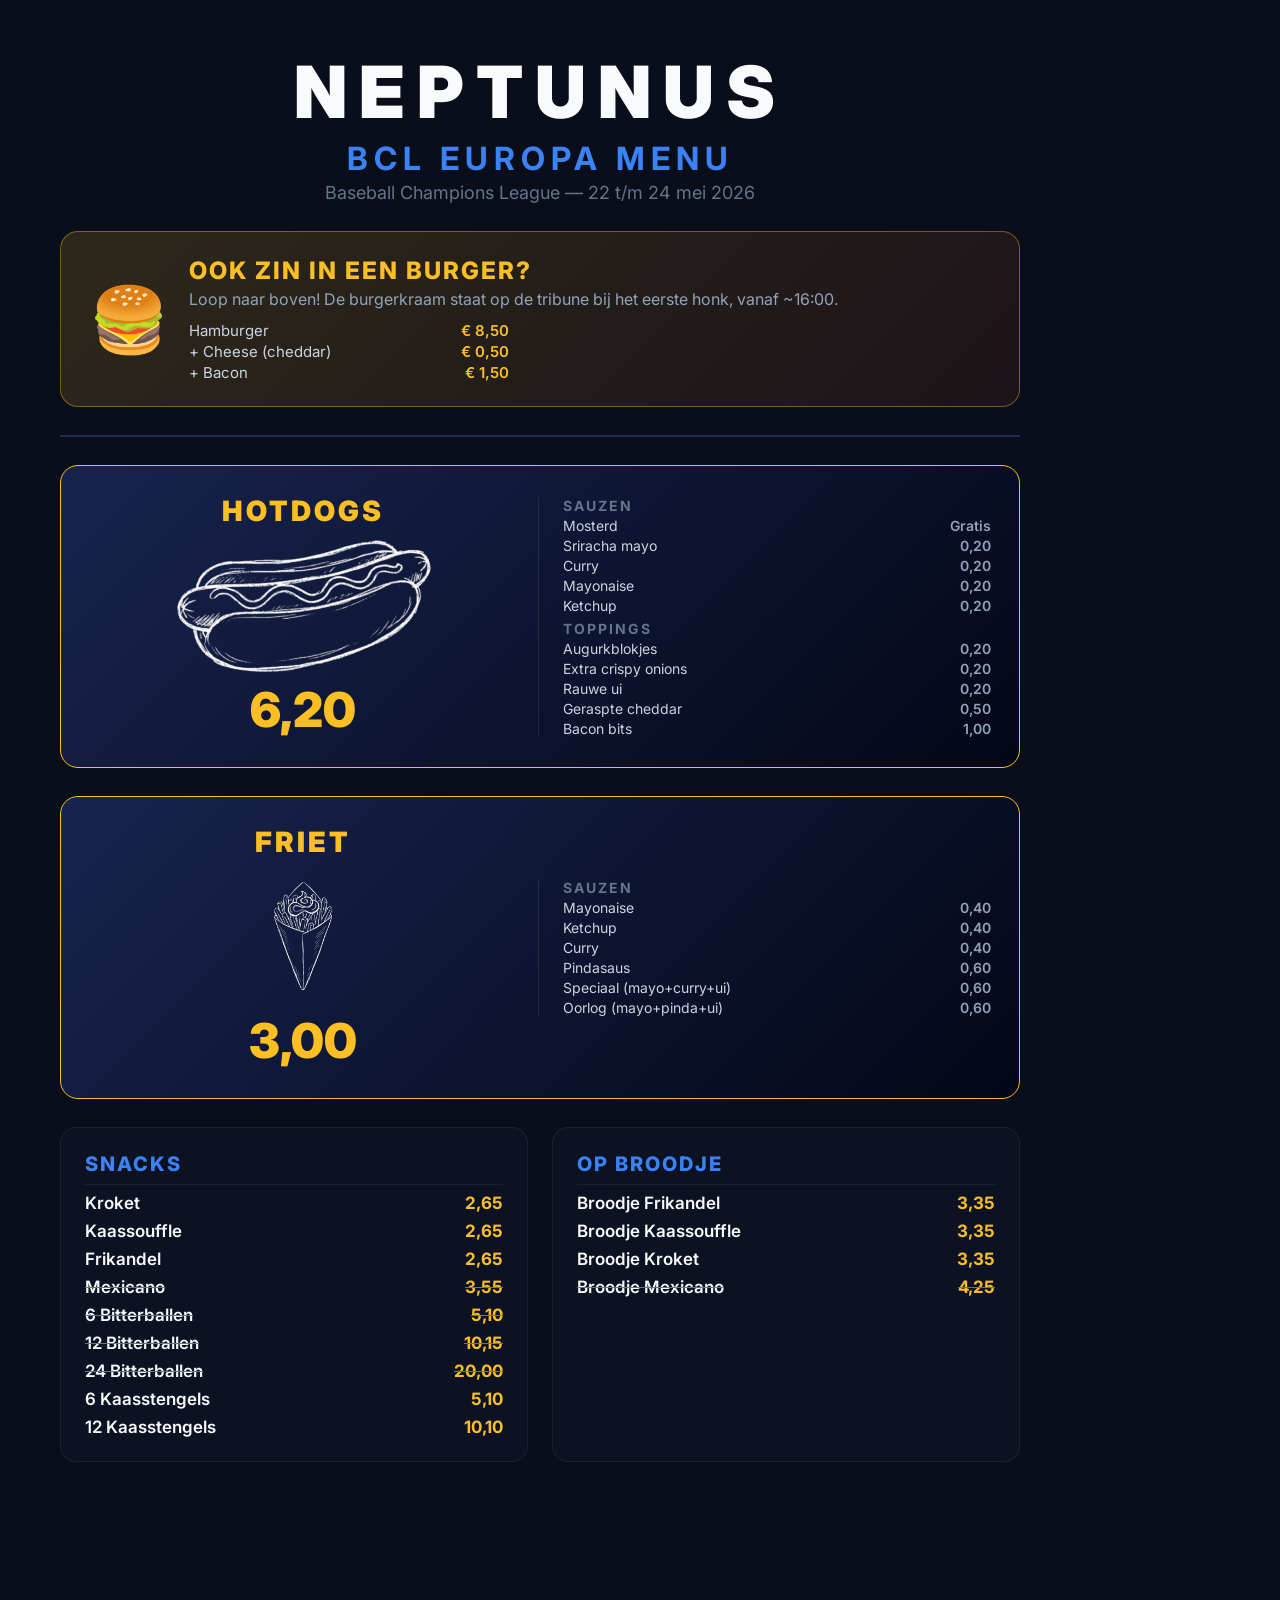
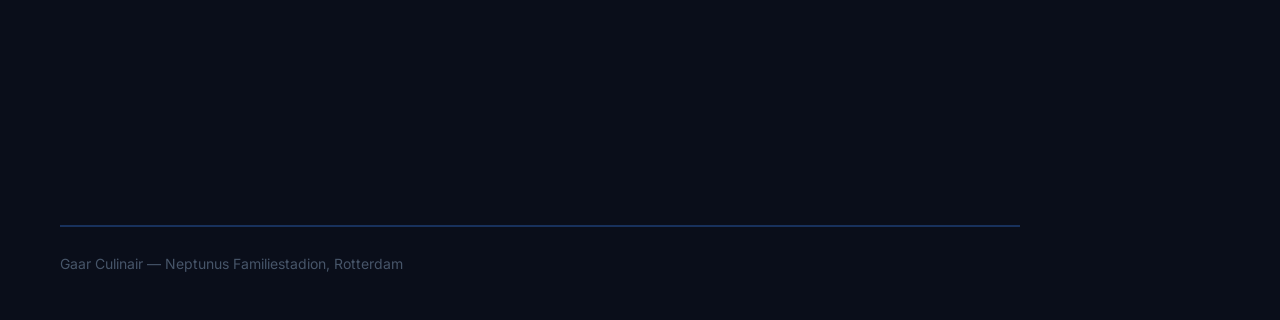
<file: bcl.html>
<!DOCTYPE html>
<html lang="nl">
<head>
    <meta charset="UTF-8">
    <meta name="viewport" content="width=1080, height=1920, initial-scale=1.0">
    <title>BCL Europa 2026 — Neptunus Menu</title>
    <link rel="preconnect" href="https://fonts.googleapis.com">
    <link rel="preconnect" href="https://fonts.gstatic.com" crossorigin>
    <link href="https://fonts.googleapis.com/css2?family=Inter:wght@400;600;700;800;900&display=swap" rel="stylesheet">
    <style>
        :root {
            --bg-deep: #0A0E1A;
            --panel-bg: rgba(15, 23, 42, 0.6);
            --panel-border: rgba(255, 255, 255, 0.06);
            --gold: #FBBF24;
            --blue: #3B82F6;
            --text-primary: #F8FAFC;
            --text-secondary: #94A3B8;
            --text-muted: #64748B;
            --text-light: #CBD5E1;
            --footer-text: #475569;
            --gradient-start: rgba(30, 45, 100, 0.7);
            --gradient-end: rgba(2, 6, 23, 0.9);
            --divider: rgba(59, 130, 246, 0.3);
        }

        * { box-sizing: border-box; margin: 0; padding: 0; }

        body {
            width: 1080px;
            min-height: 1920px;
            background: var(--bg-deep);
            color: var(--text-primary);
            font-family: 'Inter', sans-serif;
            display: flex;
            flex-direction: column;
            padding: 48px 60px;
            gap: 28px;
        }

        .header { text-align: center; }
        .header h1 {
            font-size: 72px;
            font-weight: 900;
            letter-spacing: 12px;
            color: var(--text-primary);
            text-transform: uppercase;
        }
        .header h2 {
            font-size: 32px;
            font-weight: 700;
            letter-spacing: 6px;
            color: var(--blue);
            margin-top: 4px;
        }
        .header p {
            font-size: 18px;
            font-weight: 400;
            color: var(--text-muted);
            margin-top: 4px;
        }

        .divider {
            width: 100%;
            height: 2px;
            background: var(--divider);
            flex-shrink: 0;
        }

        .featured {
            display: flex;
            gap: 20px;
            padding: 28px;
            border-radius: 18px;
            background: linear-gradient(135deg, var(--gradient-start), var(--gradient-end));
            border: 1px solid var(--gold);
            align-items: center;
        }

        .featured-left {
            flex: 1;
            display: flex;
            flex-direction: column;
            align-items: center;
            gap: 6px;
        }

        .featured-left h3 {
            font-size: 28px;
            font-weight: 900;
            letter-spacing: 3px;
            color: var(--gold);
            text-transform: uppercase;
        }

        .featured-left img {
            width: 260px;
            height: 140px;
            object-fit: contain;
        }

        .featured-left .price {
            font-size: 48px;
            font-weight: 900;
            color: var(--gold);
        }

        .featured-right {
            flex: 1;
            display: flex;
            flex-direction: column;
            gap: 3px;
            padding-left: 24px;
            border-left: 1px solid rgba(255, 255, 255, 0.08);
        }

        .featured-right .subtitle {
            font-size: 14px;
            font-weight: 700;
            letter-spacing: 2px;
            color: var(--text-muted);
            text-transform: uppercase;
        }

        .featured-right .spacer { height: 8px; }

        .extra-row {
            display: flex;
            justify-content: space-between;
        }
        .extra-row .name { font-size: 14px; font-weight: 400; color: var(--text-light); }
        .extra-row .val { font-size: 14px; font-weight: 600; color: var(--text-secondary); }

        .cards-row {
            display: flex;
            gap: 24px;
        }

        .card {
            flex: 1;
            display: flex;
            flex-direction: column;
            gap: 8px;
            padding: 24px;
            border-radius: 16px;
            background: var(--panel-bg);
            border: 1px solid var(--panel-border);
        }

        .card h3 {
            font-size: 20px;
            font-weight: 800;
            letter-spacing: 2px;
            color: var(--blue);
            text-transform: uppercase;
        }

        .card .card-divider {
            width: 100%;
            height: 1px;
            background: var(--panel-border);
        }

        .card-row {
            display: flex;
            justify-content: space-between;
        }
        .card-row .name { font-size: 17px; font-weight: 600; color: var(--text-primary); }
        .card-row .val { font-size: 17px; font-weight: 700; color: var(--gold); }

        .spacer { flex: 1; }

        .footer-text {
            font-size: 14px;
            font-weight: 400;
            color: var(--footer-text);
        }

        .burger-banner {
            display: flex;
            gap: 20px;
            padding: 24px 28px;
            border-radius: 18px;
            background: linear-gradient(135deg, rgba(251, 191, 36, 0.15), rgba(234, 88, 12, 0.08));
            border: 1.5px solid rgba(251, 191, 36, 0.4);
            align-items: center;
        }

        .burger-banner-left {
            flex-shrink: 0;
        }

        .burger-icon {
            font-size: 64px;
            line-height: 1;
        }

        .burger-banner-right {
            flex: 1;
            display: flex;
            flex-direction: column;
            gap: 4px;
        }

        .burger-banner-title {
            font-size: 24px;
            font-weight: 800;
            letter-spacing: 2px;
            color: var(--gold);
            text-transform: uppercase;
        }

        .burger-banner-sub {
            font-size: 16px;
            font-weight: 400;
            color: var(--text-secondary);
            margin-bottom: 8px;
        }

        .burger-banner-prices {
            display: flex;
            flex-direction: column;
            gap: 2px;
        }

        .burger-row {
            display: flex;
            justify-content: space-between;
            max-width: 320px;
        }
        .burger-row span:first-child {
            font-size: 15px;
            font-weight: 400;
            color: var(--text-light);
        }
        .burger-row span:last-child {
            font-size: 15px;
            font-weight: 600;
            color: var(--gold);
        }

        .sold-out {
            text-decoration: line-through;
            color: var(--text-muted) !important;
        }
    </style>
</head>
<body>
    <div class="header">
        <h1>NEPTUNUS</h1>
        <h2>BCL EUROPA MENU</h2>
        <p>Baseball Champions League — 22 t/m 24 mei 2026</p>
    </div>

    <div class="burger-banner">
        <div class="burger-banner-left">
            <div class="burger-icon">&#x1F354;</div>
        </div>
        <div class="burger-banner-right">
            <div class="burger-banner-title">OOK ZIN IN EEN BURGER?</div>
            <div class="burger-banner-sub">Loop naar boven! De burgerkraam staat op de tribune bij het eerste honk, vanaf ~16:00.</div>
            <div class="burger-banner-prices">
                <div class="burger-row"><span>Hamburger</span><span>€ 8,50</span></div>
                <div class="burger-row"><span>+ Cheese (cheddar)</span><span>€ 0,50</span></div>
                <div class="burger-row"><span>+ Bacon</span><span>€ 1,50</span></div>
            </div>
        </div>
    </div>

    <div class="divider"></div>

    <div class="featured">
        <div class="featured-left">
            <h3>HOTDOGS</h3>
            <img src="assets/hotdog_transparant_bg.png" alt="Hotdog">
            <div class="price">6,20</div>
        </div>
        <div class="featured-right">
            <div class="subtitle">Sauzen</div>
            <div class="extra-row"><span class="name">Mosterd</span><span class="val">Gratis</span></div>
            <div class="extra-row"><span class="name">Sriracha mayo</span><span class="val">0,20</span></div>
            <div class="extra-row"><span class="name">Curry</span><span class="val">0,20</span></div>
            <div class="extra-row"><span class="name">Mayonaise</span><span class="val">0,20</span></div>
            <div class="extra-row"><span class="name">Ketchup</span><span class="val">0,20</span></div>
            <div class="spacer"></div>
            <div class="subtitle">Toppings</div>
            <div class="extra-row"><span class="name">Augurkblokjes</span><span class="val">0,20</span></div>
            <div class="extra-row"><span class="name">Extra crispy onions</span><span class="val">0,20</span></div>
            <div class="extra-row"><span class="name">Rauwe ui</span><span class="val">0,20</span></div>
            <div class="extra-row"><span class="name">Geraspte cheddar</span><span class="val">0,50</span></div>
            <div class="extra-row"><span class="name">Bacon bits</span><span class="val">1,00</span></div>
        </div>
    </div>

    <div class="featured">
        <div class="featured-left">
            <h3>FRIET</h3>
            <img src="assets/fries_transparant_bg.png" alt="Friet">
            <div class="price">3,00</div>
        </div>
        <div class="featured-right">
            <div class="subtitle">Sauzen</div>
            <div class="extra-row"><span class="name">Mayonaise</span><span class="val">0,40</span></div>
            <div class="extra-row"><span class="name">Ketchup</span><span class="val">0,40</span></div>
            <div class="extra-row"><span class="name">Curry</span><span class="val">0,40</span></div>
            <div class="extra-row"><span class="name">Pindasaus</span><span class="val">0,60</span></div>
            <div class="extra-row"><span class="name">Speciaal (mayo+curry+ui)</span><span class="val">0,60</span></div>
            <div class="extra-row"><span class="name">Oorlog (mayo+pinda+ui)</span><span class="val">0,60</span></div>
        </div>
    </div>

    <div class="cards-row">
        <div class="card">
            <h3>Snacks</h3>
            <div class="card-divider"></div>
            <div class="card-row"><span class="name">Kroket</span><span class="val">2,65</span></div>
            <div class="card-row"><span class="name">Kaassouffle</span><span class="val">2,65</span></div>
            <div class="card-row"><span class="name">Frikandel</span><span class="val">2,65</span></div>
            <div class="card-row sold-out"><span class="name">Mexicano</span><span class="val">3,55</span></div>
            <div class="card-row sold-out"><span class="name">6 Bitterballen</span><span class="val">5,10</span></div>
            <div class="card-row sold-out"><span class="name">12 Bitterballen</span><span class="val">10,15</span></div>
            <div class="card-row sold-out"><span class="name">24 Bitterballen</span><span class="val">20,00</span></div>
            <div class="card-row"><span class="name">6 Kaasstengels</span><span class="val">5,10</span></div>
            <div class="card-row"><span class="name">12 Kaasstengels</span><span class="val">10,10</span></div>
        </div>
        <div class="card">
            <h3>Op Broodje</h3>
            <div class="card-divider"></div>
            <div class="card-row"><span class="name">Broodje Frikandel</span><span class="val">3,35</span></div>
            <div class="card-row"><span class="name">Broodje Kaassouffle</span><span class="val">3,35</span></div>
            <div class="card-row"><span class="name">Broodje Kroket</span><span class="val">3,35</span></div>
            <div class="card-row sold-out"><span class="name">Broodje Mexicano</span><span class="val">4,25</span></div>
        </div>
    </div>

    <div class="spacer"></div>

    <div class="divider"></div>

    <div class="footer-text">Gaar Culinair — Neptunus Familiestadion, Rotterdam</div>
</body>
</html>
</file>
